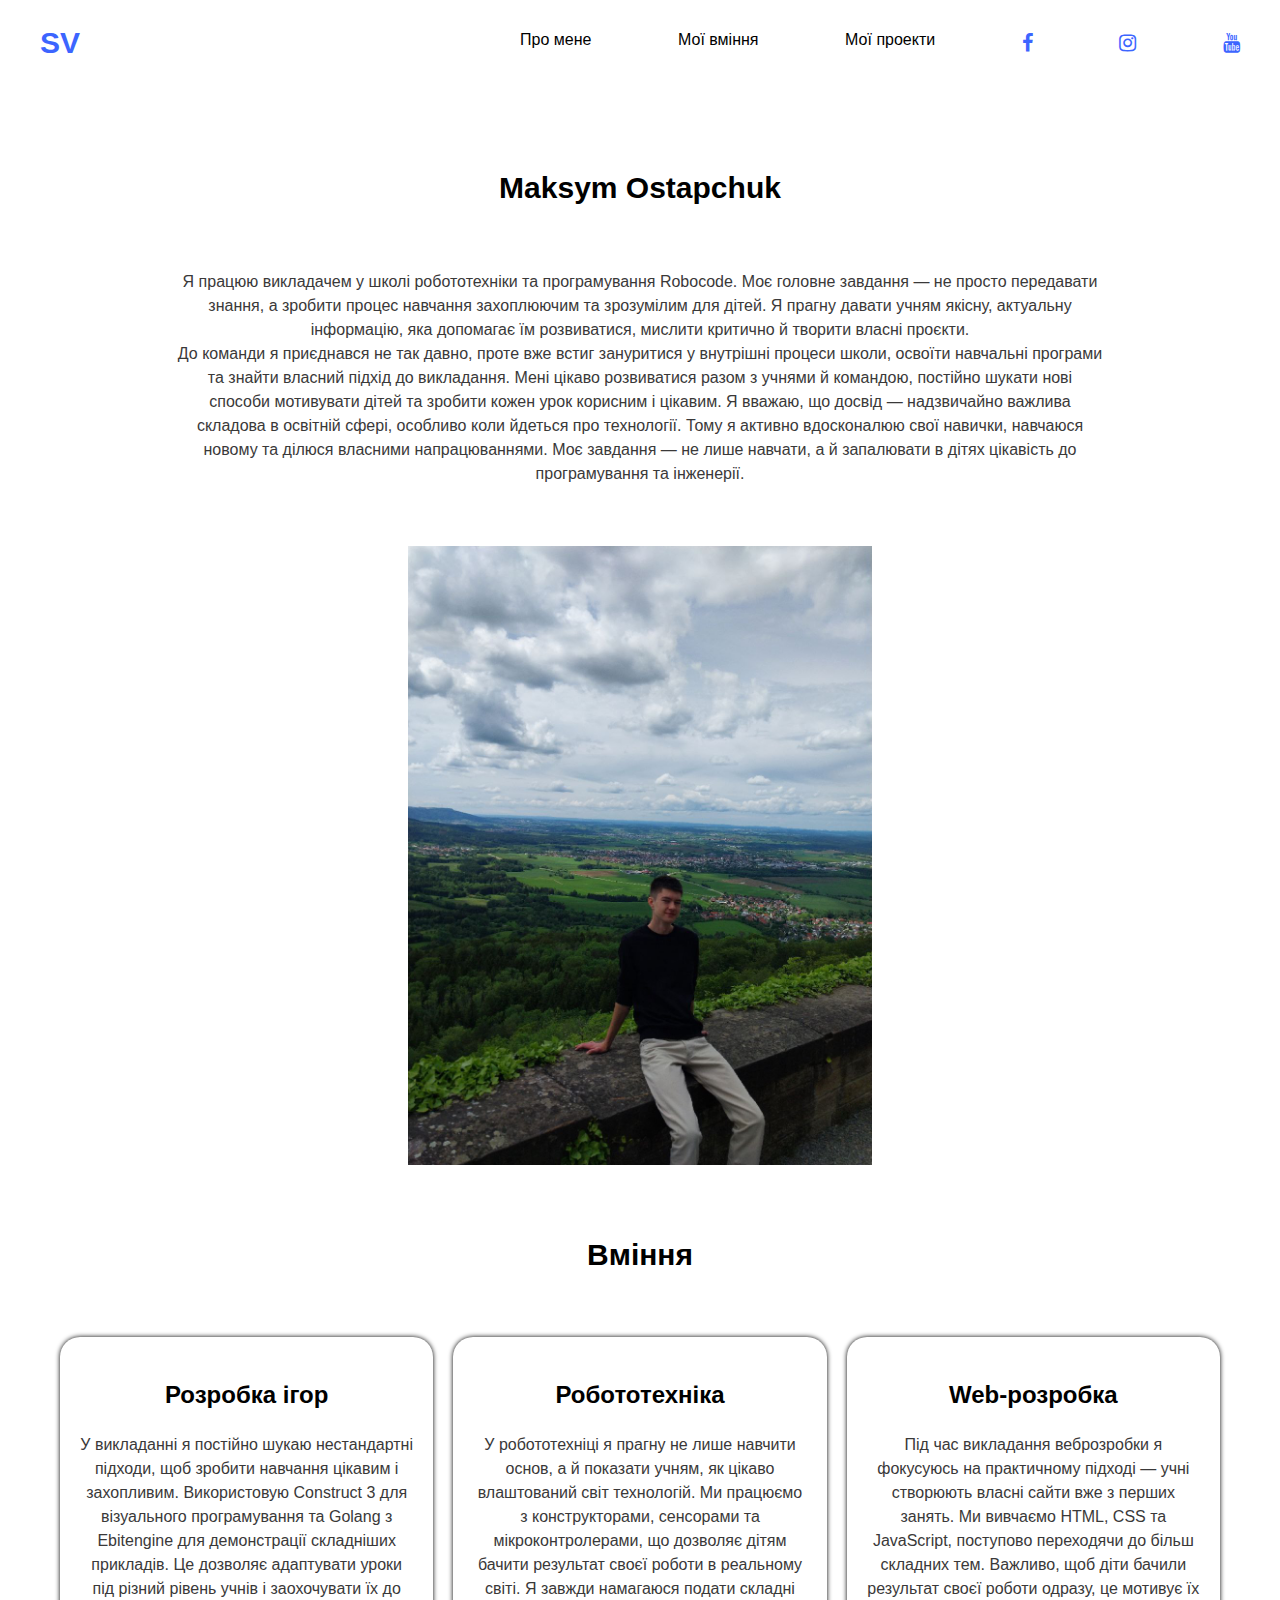
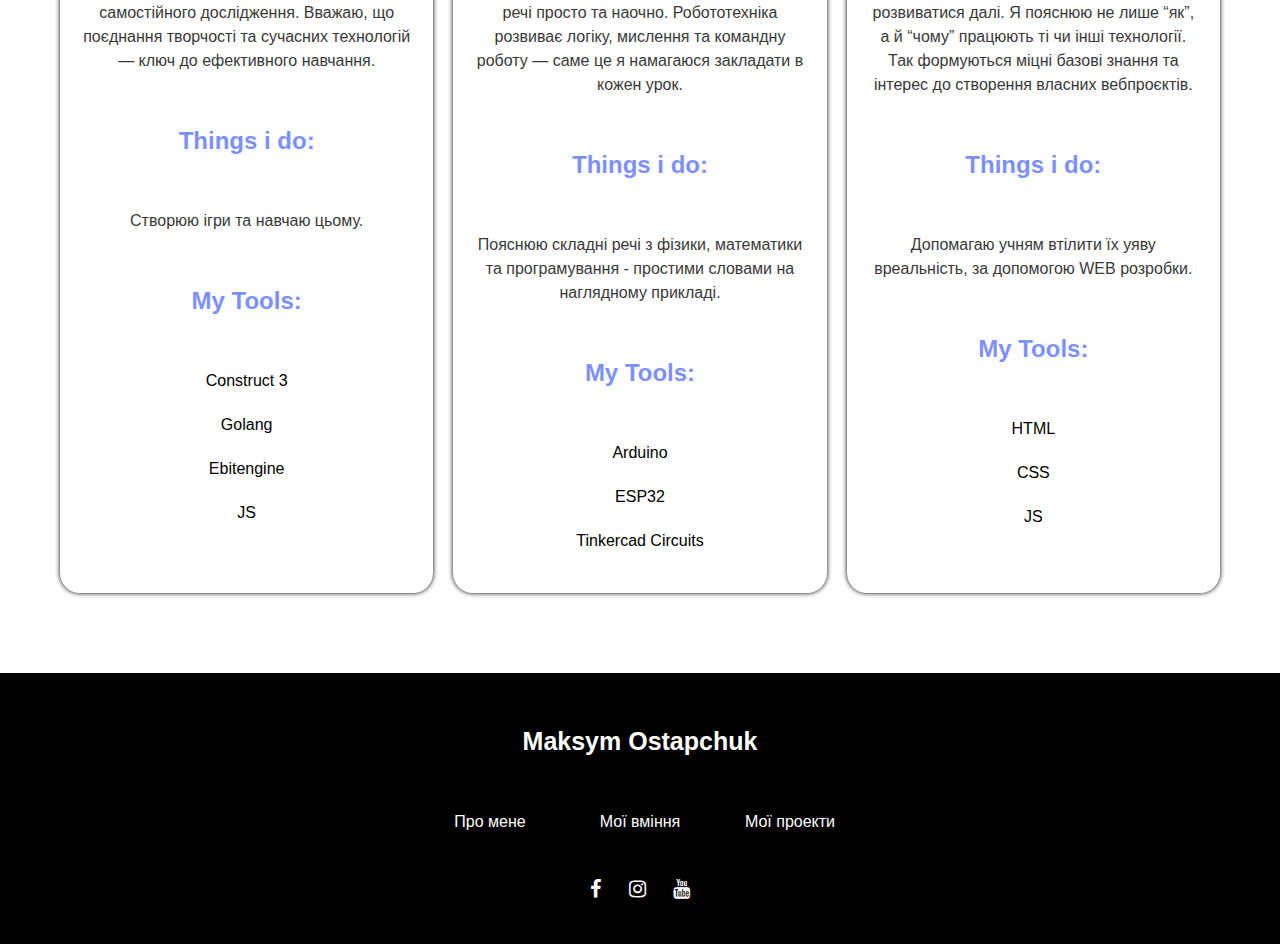
<file: index.html>
<!DOCTYPE html>
<html lang="en">
<head>
    <meta charset="UTF-8">
    <meta name="viewport" content="width=device-width, initial-scale=1.0">
    <title>Main</title>
    <link rel="stylesheet" href="style.css">
    <link rel="stylesheet" href="font-awesome-4.7.0/css/font-awesome.min.css">
</head>
<body>
    <div class="container">
        <header>
            <nav>
                <a href="" class="logo">
                    <h1 >SV</h1>
                </a>
                <a href="#" class="toggleNav">
                    <i class="fa fa-align-justify" title="Align Justify"> Меню</i>
                </a>
                <ul class="menu">
                    <li class="item nav"><a href="index.html">Про мене</a></li>
                    <li class="item nav"><a href="index.html#scill">Мої вміння</a></li>
                    <li class="item nav"><a href="projects.html">Мої проекти</a></li>
                    <li class="item icon"> 
                        <a href="#">
                            <i class="fa fa-facebook"></i>
                        </a>
                    </li>
                    <li class="item icon">
                        <a href="#">
                            <i class="fa fa-instagram"></i>
                        </a>
                    </li>
                    <li class="item icon">
                        <a href="#">
                            <i class="fa fa-youtube"></i>
                        </a>
                    </li>
                </ul>
            </nav>
        </header>
        <main>
            <div class="about">
            <h1 class="name">Maksym Ostapchuk</h1>
            <p class="about_text">
                Я працюю викладачем у школі робототехніки та програмування Robocode.
                Моє головне завдання — не просто передавати знання, а зробити процес
                навчання захоплюючим та зрозумілим для дітей. Я прагну давати учням якісну,
                актуальну інформацію, яка допомагає їм розвиватися, мислити критично й
                творити власні проєкти. <br> До команди я приєднався не так давно, проте вже
                встиг зануритися у внутрішні процеси школи, освоїти навчальні програми та знайти
                власний підхід до викладання. Мені цікаво розвиватися разом з учнями й командою,
                постійно шукати нові способи мотивувати дітей та зробити кожен урок корисним і цікавим.
                Я вважаю, що досвід — надзвичайно важлива складова в освітній сфері, особливо коли
                йдеться про технології. Тому я активно вдосконалюю свої навички, навчаюся новому
                та ділюся власними напрацюваннями. Моє завдання — не лише навчати, а й запалювати
                в дітях цікавість до програмування та інженерії.


            </p>
            <div class="img">
                <img src="img/photo_2025-05-12_08-10-20.jpg" alt="">
            </div>
        </div>

        <div class="skill">
            <h1 class="name" id="scill">Вміння</h1>
            <div class="grid_container">
                <div class="tiles">
                    <h2>Розробка ігор</h2>
                    <p>У викладанні я постійно шукаю нестандартні підходи, щоб зробити навчання цікавим і захопливим. Використовую Construct 3 для візуального програмування та Golang з Ebitengine для демонстрації складніших прикладів. Це дозволяє адаптувати уроки під різний рівень учнів і заохочувати їх до самостійного дослідження. Вважаю, що поєднання творчості та сучасних технологій — ключ до ефективного навчання.
                    </p>
                    <h2 class="title">Things i do:</h2>
                    <p>Створюю ігри та навчаю цьому.</p>
                    <h2 class="title">My Tools:</h2>
                    <ul>
                        <li>
                            Construct 3
                        </li>
                        <li>
                            Golang
                        </li>
                        <li>
                            Ebitengine
                        </li>
                        <li>
                            JS 
                        </li>
                    </ul>
                </div>
                <div class="tiles">
                    <h2>Робототехніка</h2>
                    <p>
                        У робототехніці я прагну не лише навчити основ, а й показати учням, як цікаво влаштований світ технологій. Ми працюємо з конструкторами, сенсорами та мікроконтролерами, що дозволяє дітям бачити результат своєї роботи в реальному світі. Я завжди намагаюся подати складні речі просто та наочно. Робототехніка розвиває логіку, мислення та командну роботу — саме це я намагаюся закладати в кожен урок.    
                    </p>
                    <h2 class="title">Things i do:</h2>
                    <p>Пояснюю складні речі з фізики, математики та програмування - простими словами на наглядному прикладі.</p>
                    <h2 class="title">My Tools:</h2>
                    <ul>
                        <li>
                            Arduino  
                        </li>
                        <li>
                            ESP32 
                        </li>
                        <li>
                            Tinkercad Circuits
                        </li>
                        
                    </ul>
                    
                </div>
                <div class="tiles">
                    <h2>Web-розробка</h2>
                    <p>
                        Під час викладання веброзробки я фокусуюсь на практичному підході — учні створюють власні сайти вже з перших занять. Ми вивчаємо HTML, CSS та JavaScript, поступово переходячи до більш складних тем. Важливо, щоб діти бачили результат своєї роботи одразу, це мотивує їх розвиватися далі. Я пояснюю не лише “як”, а й “чому” працюють ті чи інші технології. Так формуються міцні базові знання та інтерес до створення власних вебпроєктів.
                    </p>
                    <h2 class="title">Things i do:</h2>
                    <p>Допомагаю учням втілити їх уяву вреальність, за допомогою WEB розробки.</p>
                    <h2 class="title">My Tools:</h2>
                    <ul>
                        <li>
                            HTML  
                        </li>
                        <li>
                            CSS 
                        </li>
                        <li>
                            JS
                        </li>
                    </ul>
                </div>
            </div>
        </div>
        </main>
        <footer>
            <div class="footer_cont">
                <h1>Maksym Ostapchuk</h1>
                <ul class="link">
                    <li class="item"><a href="index.html">Про мене</a></li>
                    <li class="item"><a href="index.html#scill">Мої вміння</a></li>
                    <li class="item"><a href="projects.html">Мої проекти</a></li>
                </ul>
                <ul class="icon">
                    <li class="item"> 
                        <a href="https://www.facebook.com/">
                            <i class="fa fa-facebook"></i>
                        </a>
                    </li>
                    <li class="item">
                        <a href="https://www.instagram.com/">
                            <i class="fa fa-instagram"></i>
                        </a>
                    </li>
                    <li class="item">
                        <a href="https://www.youtube.com/">
                            <i class="fa fa-youtube"></i>
                        </a>
                    </li>
                </ul>
                
            </div>
            
        </footer>
        

    </div>
    <script src="https://ajax.googleapis.com/ajax/libs/jquery/1.11.2/jquery.min.js"></script>
        <script>
            $(function() {
            $('.toggleNav').on('click',function() {
            $('nav .menu').toggleClass('open');
            });
            });
        </script>
</body>
</html>
</file>
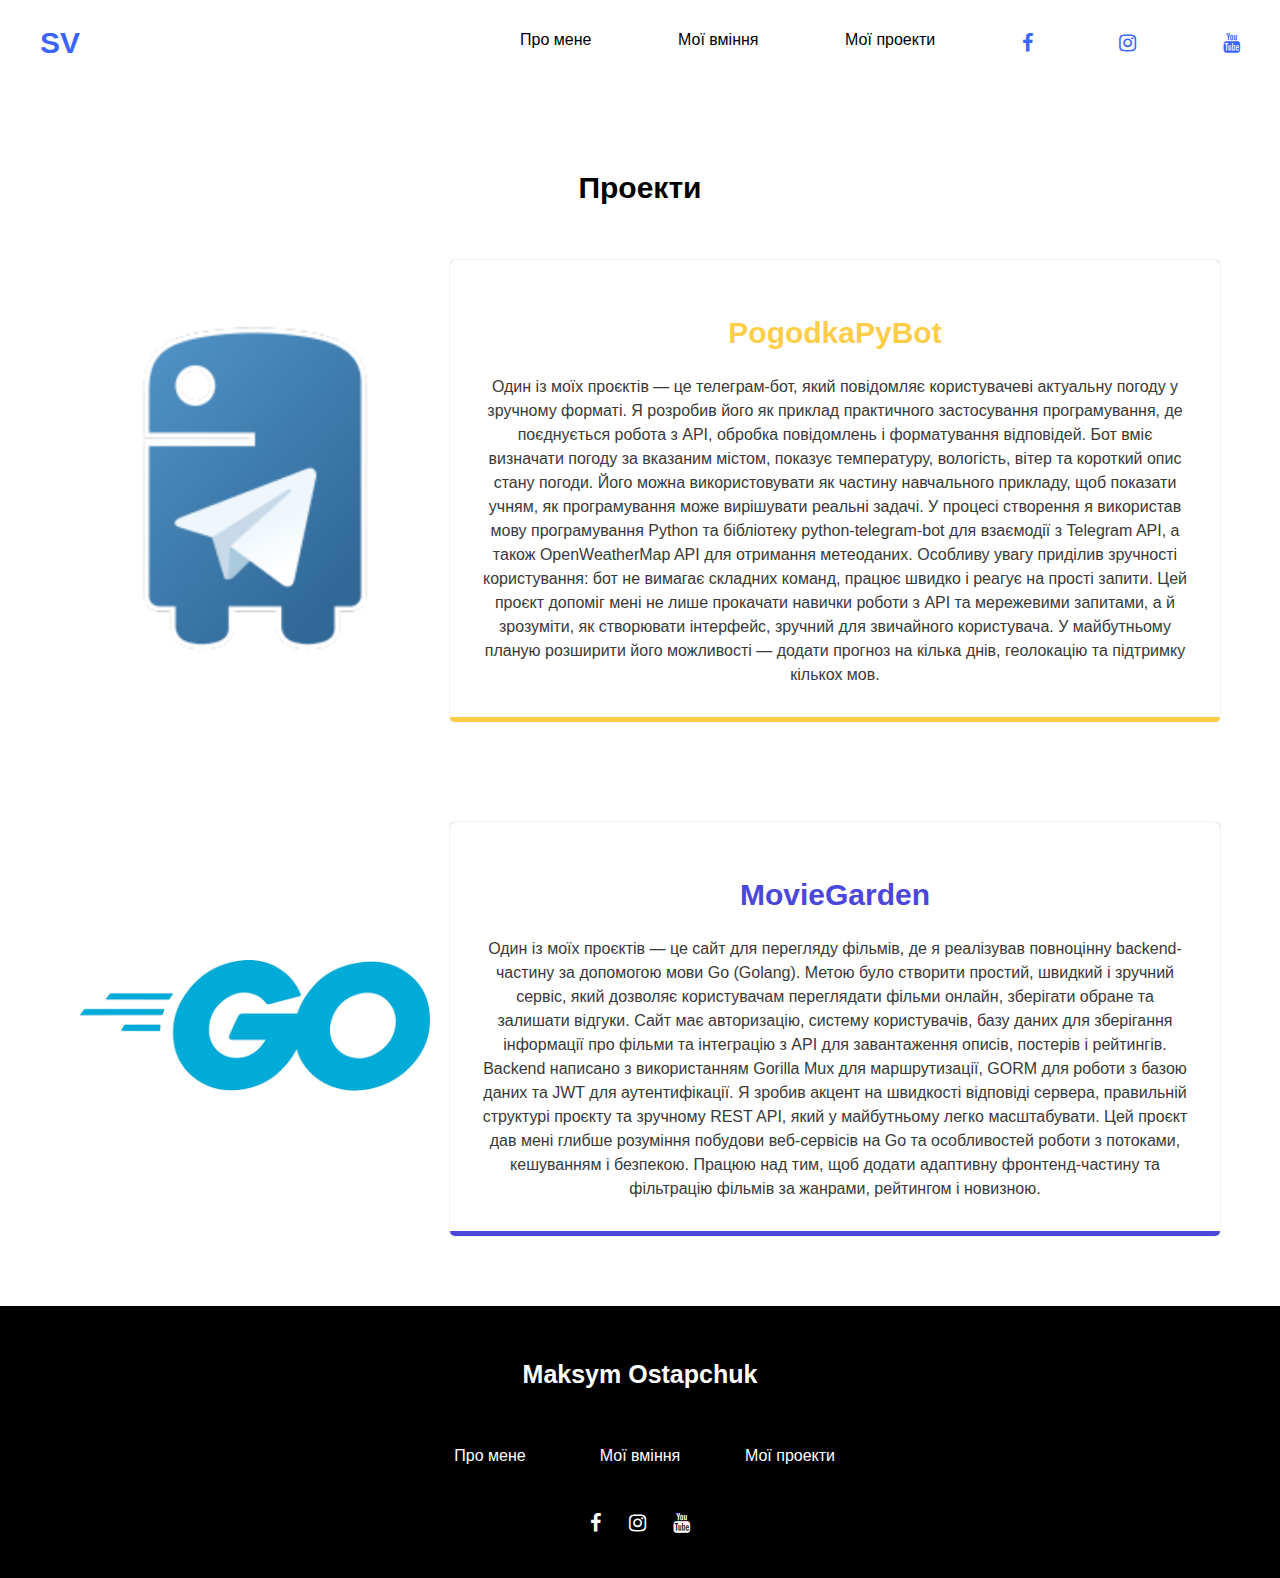
<file: projects.html>
<!DOCTYPE html>
<html lang="en">
<head>
    <meta charset="UTF-8">
    <meta name="viewport" content="width=device-width, initial-scale=1.0">
    <title>Projects</title>
    <link rel="stylesheet" href="style.css">
    <link rel="stylesheet" href="project_style.css">
    <link rel="stylesheet" href="font-awesome-4.7.0/css/font-awesome.min.css">
</head>
<body>
    <div class="container">
        <header>
            <nav>
                <a href="" class="logo">
                    <h1 >SV</h1>
                </a>
                <a href="#" class="toggleNav">
                    <i class="fa fa-align-justify" title="Align Justify"> Меню</i>
                </a>
                <ul class="menu">
                    <li class="item nav"><a href="index.html">Про мене</a></li>
                    <li class="item nav"><a href="index.html#scill">Мої вміння</a></li>
                    <li class="item nav"><a href="projects.html">Мої проекти</a></li>
                    <li class="item icon"> 
                        <a href="https://www.facebook.com/">
                            <i class="fa fa-facebook"></i>
                        </a>
                    </li>
                    <li class="item icon">
                        <a href="https://www.instagram.com/">
                            <i class="fa fa-instagram"></i>
                        </a>
                    </li>
                    <li class="item icon">
                        <a href="https://www.youtube.com/">
                            <i class="fa fa-youtube"></i>
                        </a>
                    </li>
                </ul>
            </nav>
        </header>
        <main>

            <div class="projects">
                <h1 class="name">Проекти</h1>

                <div class="card">
                    <div class="card_img">
                        <img src="img/16178365.png" alt="">
                    </div>
                    <div class="content">
                        <h1 class="name pr"> PogodkaPyBot</h1>
                        <p class="info">Один із моїх проєктів — це телеграм-бот, який повідомляє користувачеві актуальну погоду у зручному форматі. Я розробив його як приклад практичного застосування програмування, де поєднується робота з API, обробка повідомлень і форматування відповідей. Бот вміє визначати погоду за вказаним містом, показує температуру, вологість, вітер та короткий опис стану погоди. Його можна використовувати як частину навчального прикладу, щоб показати учням, як програмування може вирішувати реальні задачі.

                            У процесі створення я використав мову програмування Python та бібліотеку python-telegram-bot для взаємодії з Telegram API, а також OpenWeatherMap API для отримання метеоданих. Особливу увагу приділив зручності користування: бот не вимагає складних команд, працює швидко і реагує на прості запити. Цей проєкт допоміг мені не лише прокачати навички роботи з API та мережевими запитами, а й зрозуміти, як створювати інтерфейс, зручний для звичайного користувача. У майбутньому планую розширити його можливості — додати прогноз на кілька днів, геолокацію та підтримку кількох мов.</p>
                    </div>
                </div>
                <div class="card">
                    <div class="card_img">
                        <img src="img/download.png" alt="">
                    </div>
                    <div class="content b">
                        <h1 class="name prb">MovieGarden</h1>
                        <p class="info">Один із моїх проєктів — це сайт для перегляду фільмів, де я реалізував повноцінну backend-частину за допомогою мови Go (Golang). Метою було створити простий, швидкий і зручний сервіс, який дозволяє користувачам переглядати фільми онлайн, зберігати обране та залишати відгуки. Сайт має авторизацію, систему користувачів, базу даних для зберігання інформації про фільми та інтеграцію з API для завантаження описів, постерів і рейтингів.

                            Backend написано з використанням Gorilla Mux для маршрутизації, GORM для роботи з базою даних та JWT для аутентифікації. Я зробив акцент на швидкості відповіді сервера, правильній структурі проєкту та зручному REST API, який у майбутньому легко масштабувати. Цей проєкт дав мені глибше розуміння побудови веб-сервісів на Go та особливостей роботи з потоками, кешуванням і безпекою. Працюю над тим, щоб додати адаптивну фронтенд-частину та фільтрацію фільмів за жанрами, рейтингом і новизною.</p>
                    </div>
                </div>

            </div>
        </main>
        <footer>
            <div class="footer_cont">
                <h1>Maksym Ostapchuk</h1>
                <ul class="link">
                    <li class="item"><a href="index.html">Про мене</a></li>
                    <li class="item"><a href="index.html#scill">Мої вміння</a></li>
                    <li class="item"><a href="projects.html">Мої проекти</a></li>
                </ul>
                <ul class="icon">
                    <li class="item"> 
                        <a href="https://www.facebook.com/">
                            <i class="fa fa-facebook"></i>
                        </a>
                    </li>
                    <li class="item">
                        <a href="https://www.instagram.com/">
                            <i class="fa fa-instagram"></i>
                        </a>
                    </li>
                    <li class="item">
                        <a href="https://www.youtube.com/">
                            <i class="fa fa-youtube"></i>
                        </a>
                    </li>
                </ul>
                
            </div>
            
        </footer>
        

    </div>
    <script src="https://ajax.googleapis.com/ajax/libs/jquery/1.11.2/jquery.min.js"></script>
        <script>
            $(function() {
            $('.toggleNav').on('click',function() {
            $('nav .menu').toggleClass('open');
            });
            });
        </script>
</body>
</html>
</file>
<file: style.css>
* {
    margin: 0;
    padding: 0;
}

a {
    text-decoration: none;
    color: black;
}

.container {
    font-family: sans-serif;
    display: grid;
    grid-template-columns: 1fr repeat(2, minmax(auto, 600px)) 1fr;
    height: 100px;
    line-height: 1.5;
}

header {
    
    display: flex;
    grid-column: 1/5;
    justify-content: center;
    align-items: center;
}

nav {
    display: flex;
    align-items: center;
    justify-content: space-between;
    padding: 20px;
    width: 1200px;
}

nav .menu{
    display: flex;
    justify-content: space-between;
    width: 60%;
    list-style: none;
}   

nav h1 {
    color: #3c65ff;
    font-size: 30px;
}

nav .icon a{
    color: #3c65ff;
    font-size: 20px;
}

nav .item a:hover {
    color: #7d90ff;
    transition: 0.5s;
}

main {
    grid-column: 2/4;
    padding: 20px;
    display: flex;
    flex-direction: column;
    align-items: center;
}

main .about {
    display: flex;
    flex-direction: column;
    align-items: center;
    width: 100%;
}

main .about .img {
    width: 40%;
}

main img {
    width: 100%;
}

.name {
    font-size: 30px;
    margin-top: 60px;
}

.about_text {
    width: 80%;
    text-align: center;
    color: rgb(58, 57, 57);
    margin: 60px;
}
.grid_container {
    display: grid;
    gap: 20px;
    grid-template-columns: repeat(auto-fit, minmax(300px, 1fr));
    width: 100%;
    margin: 60px 0;
}
.skill {
    width: 100%;
    text-align: center;
}

.grid_container .tiles {
    padding: 20px;
    border-radius: 20px;
    box-shadow: 0 0 5px 0 black;
}

.tiles h2 {
    margin: 20px 0;
}

.tiles p {
    color: rgb(58, 57, 57); 
}

.tiles ul li{
    margin: 20px;
    list-style: none;
}

.tiles .title {
    margin: 50px 0;
    color: #7d90ff;

}
footer {
    background-color: black;
    grid-column: 1/-1;
    padding: 20px;
}

.footer_cont {
    color: white;
    display: flex;
    flex-direction: column;
    align-items: center;
}

.footer_cont h1 {
    margin: 30px;
    font-size: 25px;

}

.footer_cont ul a{
    color: white;
}

.footer_cont ul {
    list-style: none;
    display: flex;
    justify-content: space-between;
    margin: 20px;
}

.footer_cont .link {
    width:  500px;
    justify-content: space-evenly;
}

.footer_cont .icon {
    width: 100px;
    font-size: 20px;
}

.footer_cont .link .item {
    width: 100px;
    text-align: center;
}

.footer_cont a:hover {
    color: #7d90ff;
    transition: 0.5s;
}

nav .toggleNav {
    display: none;
}


@media all and (max-width: 900px) {
    nav {
        flex-direction: column;
    }   
    nav .menu {
        margin-top: 30px;
        width: 100%;
        justify-content: space-evenly;
        
    }
}


@media all and (max-width: 500px) {

    nav .menu{ 
        display: none;
    }
    nav .toggleNav {
        margin-top: 50px;
        display: block;
    }
    nav .menu.open {
        display: flex;
        flex-basis: 250px;
    }

    .menu {
        flex-wrap: wrap;
    }
    .menu .item {
        flex-basis: 100%;
        text-align: center;
        
    }
    .menu .icon {
        flex-basis: 50px;

    }

    .footer_cont .link {
    width:  300px;  
    flex-direction: column;
    align-items: center;
}
    .footer_cont .link li{
        width: 100%;
        margin: 5px;
    }

}
</file>
<file: project_style.css>
.projects {
    display: flex;
    flex-direction: column;
    align-items: center;
}

.card {
    display: flex;
    align-items: center;
    margin: 50px 0;
    
}

.card_img {
    margin: 20px;
}

.card_img img {
    width: 350px;
}
.pr {
 margin: 20px 0;     
 color: rgba(255, 199, 46, 0.9);
 
}

.prb {
 margin: 20px 0;     
 color: rgb(76, 71, 219);
}

.content {
    box-shadow: 0 0 1px 0 gray;
    border-radius: 5px;
    padding: 30px;
    text-align: center;
    border-bottom: 5px solid rgba(255, 199, 46, 0.9);
}

.b {
    border-bottom: 5px solid rgb(76, 71, 219);
}
.info {
    
    color: rgb(58, 57, 57);
}

@media all and (max-width: 900px) {
    .card {
        flex-direction: column;
    }
    .card_img{
        text-align: center;
    }
    .card_img img {
    width: 80%;
    }
}
</file>
